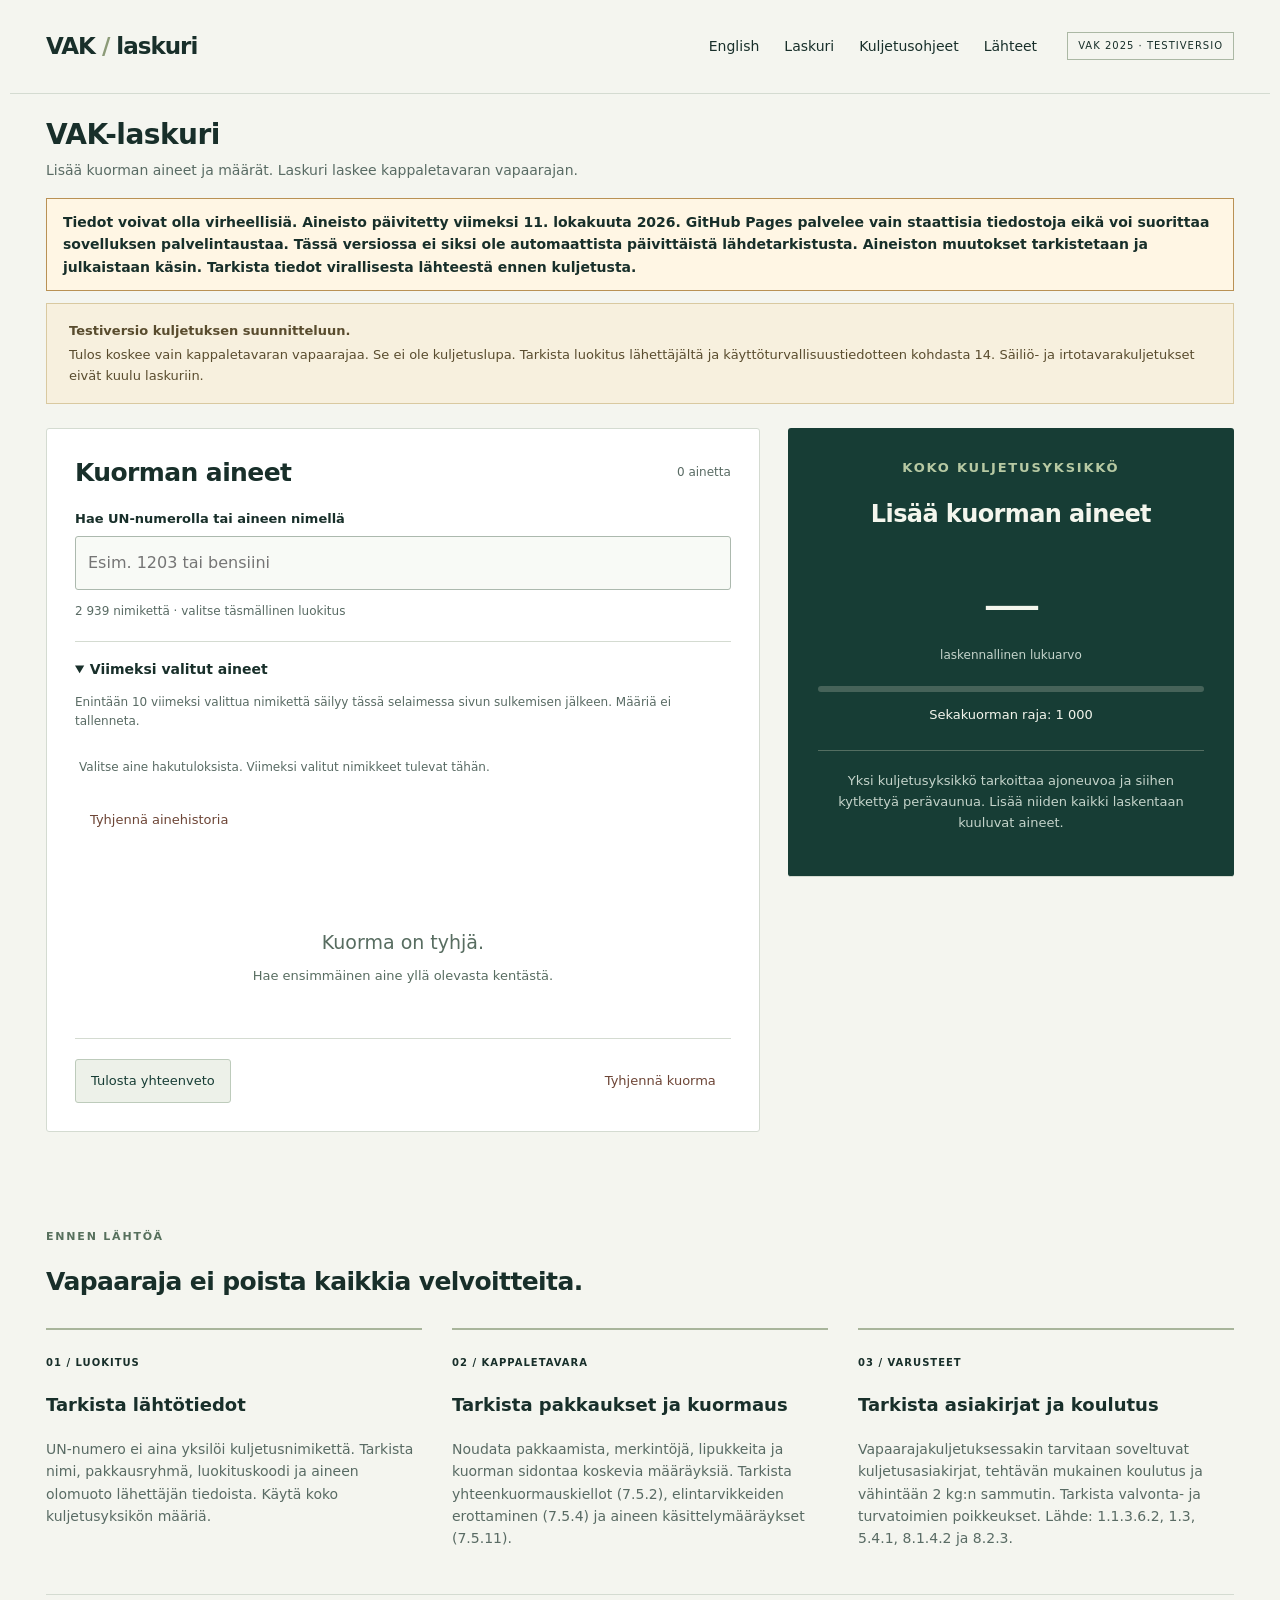
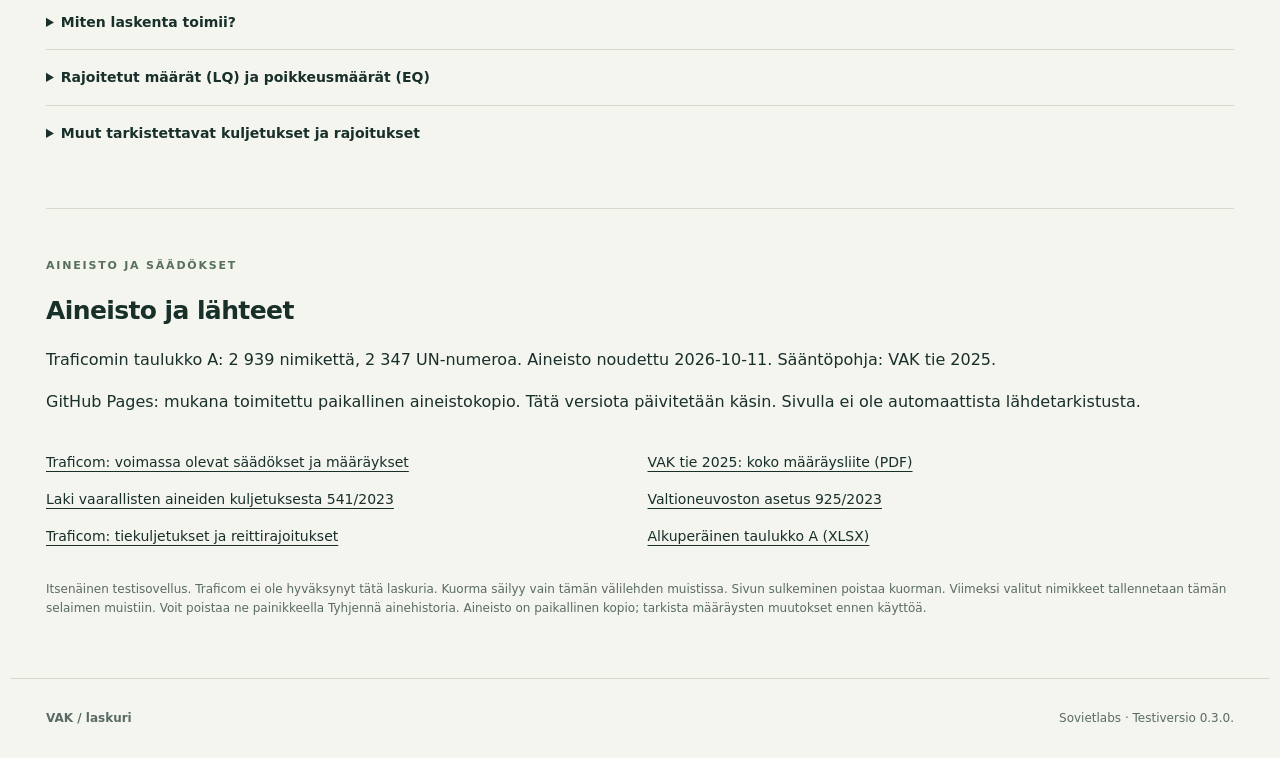
<file: docs/index.html>
<!doctype html><html lang="fi"><head><meta charset="utf-8"><meta name="referrer" content="no-referrer"><meta http-equiv="Content-Security-Policy" content="default-src 'self'; script-src 'self'; style-src 'self'; connect-src 'self'; img-src 'self'; object-src 'none'; base-uri 'none'; form-action 'none'"><meta name="viewport" content="width=device-width,initial-scale=1"><meta name="theme-color" content="#173d35"><meta name="description" content="VAK-laskuri Suomen tiekuljetusten vapaarajan tarkistamiseen. Traficomin VAK 2025 -aineisto."><title>VAK-laskuri | Kuorman vapaaraja</title><link rel="stylesheet" href="style.css"><link rel="manifest" href="manifest.webmanifest"><link rel="icon" href="icon.svg" type="image/svg+xml"><script type="module" src="app.mjs"></script></head><body>
<header><a class="brand" href="./">VAK<span> / </span>laskuri</a><nav aria-label="Päävalikko"><a href="en.html" lang="en" hreflang="en">English</a><a href="#calculator">Laskuri</a><a href="#guide">Kuljetusohjeet</a><a href="#sources">Lähteet</a></nav><span class="edition">VAK 2025 · TESTIVERSIO</span></header>
<main><noscript><p class="data-age">Laskuri tarvitsee JavaScriptin. Älä käytä puuttuvaa tulosta kuljetuspäätöksen perusteena.</p></noscript><section class="tool-intro"><h1>VAK-laskuri</h1><p>Lisää kuorman aineet ja määrät. Laskuri laskee kappaletavaran vapaarajan.</p></section>
<p id="data-age" class="data-age" role="status">Tiedot voivat olla virheellisiä. Aineisto päivitetty viimeksi 11.10.2026. GitHub Pages palvelee vain staattisia tiedostoja eikä voi suorittaa sovelluksen palvelintaustaa. Tässä versiossa ei siksi ole automaattista päivittäistä lähdetarkistusta. Aineiston muutokset tarkistetaan ja julkaistaan käsin. Tarkista tiedot virallisesta lähteestä ennen kuljetusta.</p><div class="notice"><strong>Testiversio kuljetuksen suunnitteluun.</strong> Tulos koskee vain kappaletavaran vapaarajaa. Se ei ole kuljetuslupa. Tarkista luokitus lähettäjältä ja käyttöturvallisuustiedotteen kohdasta 14. Säiliö- ja irtotavarakuljetukset eivät kuulu laskuriin.</div>
<section id="calculator" class="workspace"><div class="load"><div class="section-title"><h2>Kuorman aineet</h2><span id="count">0 ainetta</span></div><label for="search">Hae UN-numerolla tai aineen nimellä</label><input id="search" type="search" placeholder="Esim. 1203 tai bensiini" autocomplete="off" aria-describedby="search-info"><p id="search-info" class="muted">Aineistoa ladataan…</p><div id="matches" aria-live="polite"></div><details class="recent" open><summary>Viimeksi valitut aineet</summary><p id="recent-note" class="muted"></p><div id="recent-list"></div><button id="recent-clear" class="text-button" disabled>Tyhjennä ainehistoria</button></details><div id="entries"></div><p id="empty" class="empty">Kuorma on tyhjä.<br><span>Hae ensimmäinen aine yllä olevasta kentästä.</span></p><div class="actions"><button id="print" class="secondary">Tulosta yhteenveto</button><button id="clear" class="text-button">Tyhjennä kuorma</button></div></div>
<aside class="summary" aria-live="polite"><p class="eyebrow">KOKO KULJETUSYKSIKKÖ</p><h2 id="status">Lisää kuorman aineet</h2><div class="score"><strong id="points">—</strong><span>laskennallinen lukuarvo</span></div><div class="meter"><div id="bar"></div></div><p id="remaining">Sekakuorman raja: 1 000</p><div id="reasons"></div><div id="groups"></div><p class="summary-note">Yksi kuljetusyksikkö tarkoittaa ajoneuvoa ja siihen kytkettyä perävaunua. Lisää niiden kaikki laskentaan kuuluvat aineet.</p></aside></section>
<section id="guide"><p class="eyebrow">ENNEN LÄHTÖÄ</p><h2>Vapaaraja ei poista kaikkia velvoitteita.</h2><div class="guide-grid"><article><span class="step">01 / LUOKITUS</span><h3>Tarkista lähtötiedot</h3><p>UN-numero ei aina yksilöi kuljetusnimikettä. Tarkista nimi, pakkausryhmä, luokituskoodi ja aineen olomuoto lähettäjän tiedoista. Käytä koko kuljetusyksikön määriä.</p></article><article><span class="step">02 / KAPPALETAVARA</span><h3>Tarkista pakkaukset ja kuormaus</h3><p>Noudata pakkaamista, merkintöjä, lipukkeita ja kuorman sidontaa koskevia määräyksiä. Tarkista yhteenkuormauskiellot (7.5.2), elintarvikkeiden erottaminen (7.5.4) ja aineen käsittelymääräykset (7.5.11).</p></article><article><span class="step">03 / VARUSTEET</span><h3>Tarkista asiakirjat ja koulutus</h3><p>Vapaarajakuljetuksessakin tarvitaan soveltuvat kuljetusasiakirjat, tehtävän mukainen koulutus ja vähintään 2 kg:n sammutin. Tarkista valvonta- ja turvatoimien poikkeukset. Lähde: 1.1.3.6.2, 1.3, 5.4.1, 8.1.4.2 ja 8.2.3.</p></article></div>
<details><summary>Miten laskenta toimii?</summary><p>Kategoria 1: määrä × 50. Alaviitteen a aineet: määrä × 20 (UN 0081, 0082, 0084, 0241, 0331, 0332, 0482, 1005, 1017). Kategoria 2: määrä × 3. Kategoria 3: määrä × 1. Kategoria 4 ei lisää lukuarvoa. Kategorian 0 aine estää vapaarajan soveltamisen.</p><p>Yhden kategorian enimmäismäärät ovat 20, 50 (alaviite a), 333 ja 1 000. Eri kategorioiden sekakuorman lukuarvo saa olla enintään 1 000. Lukuarvo ei ole kilogrammojen ja litrojen summa. Laskenta: 1.1.3.6.3–1.1.3.6.4.</p></details>
<details><summary>Rajoitetut määrät (LQ) ja poikkeusmäärät (EQ)</summary><p>LQ (3.4) ja EQ (3.5) ovat erillisiä järjestelmiä. Taulukon LQ-arvo koskee sisäpakkausta. Se ei ole kuorman vapaaraja. Tämä laskuri ei hyväksy LQ- tai EQ-vapautusta automaattisesti. Varmista pakkaus, merkinnät, kollin massa ja kuljetuksen muut ehdot erikseen. Älä jätä aineita pois laskennasta ilman varmistettua vapautusperustetta.</p></details>
<details><summary>Muut tarkistettavat kuljetukset ja rajoitukset</summary><p>Tarkista erikseen tyhjät puhdistamattomat pakkaukset, jätteet, vahingoittuneet akut, lämpötilavalvonta, radioaktiiviset aineet, räjähteiden turvatoimet, paikalliskuljetukset ja linja-autokuljetukset. Laskuri ei tarkista aineiden yhteensopivuutta, tunnelireittiä eikä kansallisia reittirajoituksia.</p><p>Säiliö- ja irtotavarakuljetuksiin ei sovelleta tämän laskurin kappaletavaravapautusta. Meri-, lautta-, rautatie- ja ilmakuljetukset on arvioitava erikseen. Tarkista myös VAK-määräyksen liite C.</p></details></section>
<section id="sources"><p class="eyebrow">AINEISTO JA SÄÄDÖKSET</p><h2>Aineisto ja lähteet</h2><p id="dataset"></p><p id="source-check" role="status">Lähdetarkistuksen tilaa ladataan…</p><div class="source-links"><a href="https://traficom.fi/fi/liikennejarjestelma/vaarallisten-aineiden-kuljetus/vaarallisten-aineiden-kuljetusta-koskevia-saadoksia-ja-maarayksia">Traficom: voimassa olevat säädökset ja määräykset</a><a href="https://www.finlex.fi/api/media/authority-regulation/670160/media/M%C3%A4%C3%A4r%C3%A4ys%202025%20VAKtie%20liitteet.pdf?typeDiscriminator=traficom-transport-road">VAK tie 2025: koko määräysliite (PDF)</a><a href="https://www.finlex.fi/fi/lainsaadanto/2023/541">Laki vaarallisten aineiden kuljetuksesta 541/2023</a><a href="https://www.finlex.fi/fi/lainsaadanto/2023/925">Valtioneuvoston asetus 925/2023</a><a href="https://traficom.fi/fi/liikennejarjestelma/vaarallisten-aineiden-kuljetus/vaarallisten-aineiden-kuljetus-tiella">Traficom: tiekuljetukset ja reittirajoitukset</a><a id="table-source" href="#sources">Alkuperäinen taulukko A (XLSX)</a></div><p class="muted">Itsenäinen testisovellus. Traficom ei ole hyväksynyt tätä laskuria. Kuorma säilyy vain tämän välilehden muistissa. Sivun sulkeminen poistaa kuorman. Viimeksi valitut nimikkeet tallennetaan tämän selaimen muistiin. Voit poistaa ne painikkeella Tyhjennä ainehistoria. Aineisto on paikallinen kopio; tarkista määräysten muutokset ennen käyttöä.</p></section></main><footer><strong>VAK / laskuri</strong><span>Sovietlabs · Testiversio 0.3.0.</span></footer></body></html>
</file>
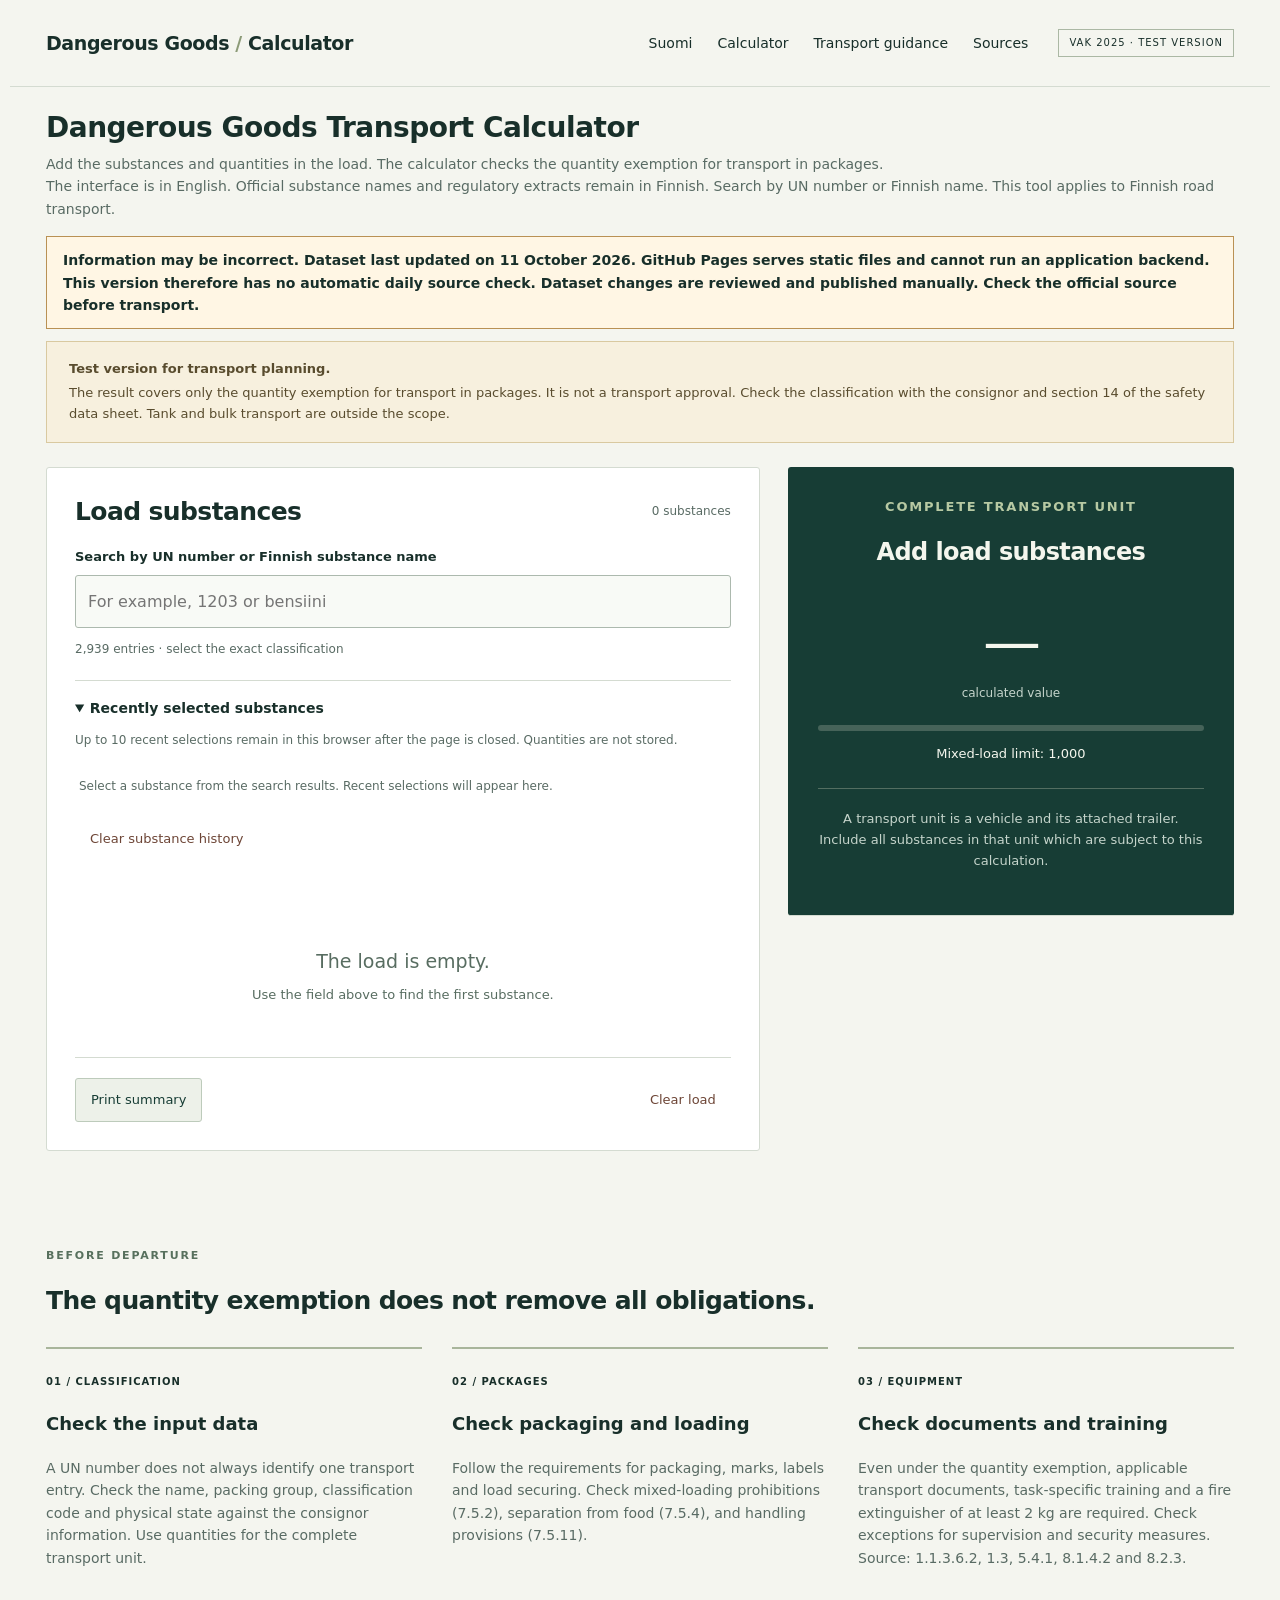
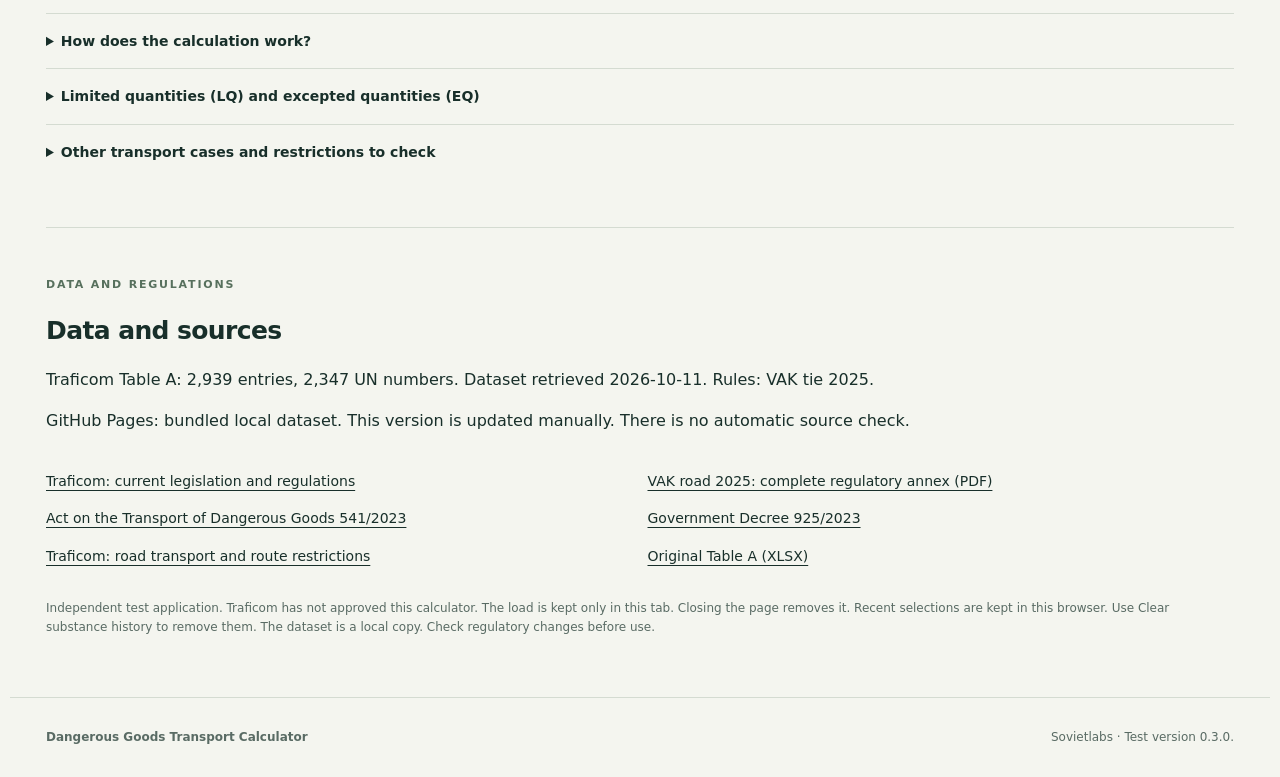
<file: docs/en.html>
<!doctype html><html lang="en"><head><meta charset="utf-8"><meta name="referrer" content="no-referrer"><meta http-equiv="Content-Security-Policy" content="default-src 'self'; script-src 'self'; style-src 'self'; connect-src 'self'; img-src 'self'; object-src 'none'; base-uri 'none'; form-action 'none'"><meta name="viewport" content="width=device-width,initial-scale=1"><meta name="theme-color" content="#173d35"><meta name="description" content="Dangerous goods quantity exemption calculator for Finnish road transport. Traficom VAK 2025 dataset."><title>Dangerous Goods Transport Calculator | Load quantity exemption</title><link rel="stylesheet" href="style.css"><link rel="manifest" href="manifest-en.webmanifest"><link rel="icon" href="icon.svg" type="image/svg+xml"><script type="module" src="app-en.mjs"></script></head><body>
<header><a class="brand" href="en.html">Dangerous Goods<span> / </span>Calculator</a><nav aria-label="Main navigation"><a href="./" lang="fi" hreflang="fi">Suomi</a><a href="#calculator">Calculator</a><a href="#guide">Transport guidance</a><a href="#sources">Sources</a></nav><span class="edition">VAK 2025 · TEST VERSION</span></header>
<main><noscript><p class="data-age">The calculator requires JavaScript. Do not make a transport decision if the result is missing.</p></noscript><section class="tool-intro"><h1>Dangerous Goods Transport Calculator</h1><p>Add the substances and quantities in the load. The calculator checks the quantity exemption for transport in packages.</p><p class="muted">The interface is in English. Official substance names and regulatory extracts remain in Finnish. Search by UN number or Finnish name. This tool applies to Finnish road transport.</p></section>
<p id="data-age" class="data-age" role="status">Information may be incorrect. Dataset last updated on 11 October 2026. GitHub Pages serves static files and cannot run an application backend. This version therefore has no automatic daily source check. Dataset changes are reviewed and published manually. Check the official source before transport.</p><div class="notice"><strong>Test version for transport planning.</strong> The result covers only the quantity exemption for transport in packages. It is not a transport approval. Check the classification with the consignor and section 14 of the safety data sheet. Tank and bulk transport are outside the scope.</div>
<section id="calculator" class="workspace"><div class="load"><div class="section-title"><h2>Load substances</h2><span id="count">0 substances</span></div><label for="search">Search by UN number or Finnish substance name</label><input id="search" type="search" placeholder="For example, 1203 or bensiini" autocomplete="off" aria-describedby="search-info"><p id="search-info" class="muted">Loading data…</p><div id="matches" aria-live="polite"></div><details class="recent" open><summary>Recently selected substances</summary><p id="recent-note" class="muted"></p><div id="recent-list"></div><button id="recent-clear" class="text-button" disabled>Clear substance history</button></details><div id="entries"></div><p id="empty" class="empty">The load is empty.<br><span>Use the field above to find the first substance.</span></p><div class="actions"><button id="print" class="secondary">Print summary</button><button id="clear" class="text-button">Clear load</button></div></div>
<aside class="summary" aria-live="polite"><p class="eyebrow">COMPLETE TRANSPORT UNIT</p><h2 id="status">Add load substances</h2><div class="score"><strong id="points">—</strong><span>calculated value</span></div><div class="meter"><div id="bar"></div></div><p id="remaining">Mixed-load limit: 1,000</p><div id="reasons"></div><div id="groups"></div><p class="summary-note">A transport unit is a vehicle and its attached trailer. Include all substances in that unit which are subject to this calculation.</p></aside></section>
<section id="guide"><p class="eyebrow">BEFORE DEPARTURE</p><h2>The quantity exemption does not remove all obligations.</h2><div class="guide-grid"><article><span class="step">01 / CLASSIFICATION</span><h3>Check the input data</h3><p>A UN number does not always identify one transport entry. Check the name, packing group, classification code and physical state against the consignor information. Use quantities for the complete transport unit.</p></article><article><span class="step">02 / PACKAGES</span><h3>Check packaging and loading</h3><p>Follow the requirements for packaging, marks, labels and load securing. Check mixed-loading prohibitions (7.5.2), separation from food (7.5.4), and handling provisions (7.5.11).</p></article><article><span class="step">03 / EQUIPMENT</span><h3>Check documents and training</h3><p>Even under the quantity exemption, applicable transport documents, task-specific training and a fire extinguisher of at least 2 kg are required. Check exceptions for supervision and security measures. Source: 1.1.3.6.2, 1.3, 5.4.1, 8.1.4.2 and 8.2.3.</p></article></div>
<details><summary>How does the calculation work?</summary><p>Category 1: quantity × 50. Footnote a substances: quantity × 20 (UN 0081, 0082, 0084, 0241, 0331, 0332, 0482, 1005, 1017). Category 2: quantity × 3. Category 3: quantity × 1. Category 4 adds zero. A category 0 substance prevents use of the quantity exemption.</p><p>Single-category limits are 20, 50 (footnote a), 333 and 1,000. The calculated value for a mixed load must not exceed 1,000. The value is not a sum of kilograms and litres. Calculation: 1.1.3.6.3–1.1.3.6.4.</p></details>
<details><summary>Limited quantities (LQ) and excepted quantities (EQ)</summary><p>LQ (3.4) and EQ (3.5) are separate schemes. The table LQ value applies to the inner packaging. It is not the load quantity exemption. This calculator does not approve LQ or EQ exemptions automatically. Check packaging, marks, package mass and other transport conditions separately. Do not omit substances without a confirmed exemption.</p></details>
<details><summary>Other transport cases and restrictions to check</summary><p>Check empty uncleaned packaging, waste, damaged batteries, temperature control, radioactive material, explosives security measures, local transport and bus transport separately. The calculator does not check substance compatibility, tunnel routes or national route restrictions.</p><p>The package exemption calculated here does not apply to tank or bulk transport. Assess sea, ferry, rail and air transport separately. Also check Annex C of the VAK regulation.</p></details></section>
<section id="sources"><p class="eyebrow">DATA AND REGULATIONS</p><h2>Data and sources</h2><p id="dataset"></p><p id="source-check" role="status">Loading source status…</p><div class="source-links"><a href="https://traficom.fi/fi/liikennejarjestelma/vaarallisten-aineiden-kuljetus/vaarallisten-aineiden-kuljetusta-koskevia-saadoksia-ja-maarayksia">Traficom: current legislation and regulations</a><a href="https://www.finlex.fi/api/media/authority-regulation/670160/media/M%C3%A4%C3%A4r%C3%A4ys%202025%20VAKtie%20liitteet.pdf?typeDiscriminator=traficom-transport-road">VAK road 2025: complete regulatory annex (PDF)</a><a href="https://www.finlex.fi/fi/lainsaadanto/2023/541">Act on the Transport of Dangerous Goods 541/2023</a><a href="https://www.finlex.fi/fi/lainsaadanto/2023/925">Government Decree 925/2023</a><a href="https://traficom.fi/fi/liikennejarjestelma/vaarallisten-aineiden-kuljetus/vaarallisten-aineiden-kuljetus-tiella">Traficom: road transport and route restrictions</a><a id="table-source" href="#sources">Original Table A (XLSX)</a></div><p class="muted">Independent test application. Traficom has not approved this calculator. The load is kept only in this tab. Closing the page removes it. Recent selections are kept in this browser. Use Clear substance history to remove them. The dataset is a local copy. Check regulatory changes before use.</p></section></main><footer><strong>Dangerous Goods Transport Calculator</strong><span>Sovietlabs · Test version 0.3.0.</span></footer></body></html>
</file>
<file: docs/style.css>
:root{font-family:system-ui,-apple-system,BlinkMacSystemFont,'Segoe UI',sans-serif;color:#182f2a;background:#f4f5ef;line-height:1.6;--green:#173d35;--muted:#596b64;--line:#d4dbd1}*{box-sizing:border-box}html{scroll-behavior:smooth;scroll-padding-top:25px}body{margin:0}header,main,footer{max-width:1260px;margin:auto}header{padding:28px 36px;display:flex;align-items:center;gap:30px;border-bottom:1px solid var(--line)}a{color:inherit;text-underline-offset:4px}.brand{text-decoration:none;font-size:23px;font-weight:750;letter-spacing:-1px}.brand span{color:#8c9b78}nav{display:flex;gap:25px;margin-left:auto;font-size:14px}nav a{text-decoration:none}.edition{font-size:10px;letter-spacing:1px;border:1px solid #abb8a4;padding:5px 10px}main{padding:0 36px}section{padding:48px 0}.intro{display:flex;justify-content:space-between;align-items:center;padding:62px 0 38px}.eyebrow{font-size:11px;letter-spacing:1.8px;font-weight:700;color:#57705d;margin:0 0 18px}h1{font-size:clamp(38px,5.5vw,67px);line-height:1.09;letter-spacing:-3px;margin:0 0 25px;font-weight:650}.lead{max-width:570px;color:var(--muted);font-size:18px}.intro-note{width:230px;border-left:1px solid #aebba7;padding-left:35px;color:#50664e}.number{font-size:60px;font-weight:250;line-height:1}.notice{border:1px solid #d9c9a0;background:#f7f0de;padding:17px 22px;font-size:13px;color:#594c2e}.notice strong{display:block;margin-bottom:3px}.workspace{display:grid;grid-template-columns:minmax(0,1.6fr) minmax(300px,1fr);gap:28px;align-items:start}.load{background:white;border:1px solid var(--line);padding:28px;border-radius:3px}.section-title{display:flex;justify-content:space-between;align-items:center;margin-bottom:20px}.section-title h2{margin:0}.section-title span{font-size:12px;color:var(--muted)}h2{font-size:25px;line-height:1.25;letter-spacing:-.6px}label{display:block;font-size:13px;font-weight:650;margin-bottom:7px}input,select{width:100%;padding:13px 12px;border:1px solid #acb9ae;border-radius:3px;font:inherit;background:#fff;color:#182f2a}input:focus,select:focus,button:focus-visible,a:focus-visible,summary:focus-visible{outline:3px solid #e2b84d;outline-offset:3px}input[type=search]{background:#f8faf6}.muted{color:var(--muted);font-size:12px}.empty{padding:50px 10px;text-align:center;color:#586d61;font-size:19px;border-bottom:1px solid var(--line)}.empty span{font-size:13px}button{cursor:pointer;font:inherit;border-radius:3px;border:0;background:var(--green);color:white;padding:10px 15px;font-size:13px;min-height:44px}button:hover{filter:brightness(1.1)}.secondary{background:#edf1e9;color:var(--green);border:1px solid #bdcbbb}.text-button{background:none;color:#6d4536}.actions{display:flex;justify-content:space-between;gap:10px;margin-top:20px}.summary{background:var(--green);color:#f4f6ed;padding:30px;border-radius:3px;position:sticky;top:24px}.summary .eyebrow{color:#b7c9a3}.summary h2{font-size:24px}.score{padding:24px 0 19px}.score strong{font-size:58px;letter-spacing:-2px;font-weight:500;display:block;line-height:1.1;overflow-wrap:anywhere}.score span{font-size:12px;color:#c5d4cb}.meter{height:6px;background:#466359;border-radius:5px;overflow:hidden}.meter div{height:100%;width:0;background:#c6db81}.summary p{font-size:13px}.summary-note{border-top:1px solid #536e61;padding-top:20px;color:#c5d4cb;margin-top:24px}.summary.exceeded{background:#6b3029}.summary.invalid{background:#594e30}.result{display:block;width:100%;text-align:left;background:#f3f6ef;color:#193b30;margin:7px 0;padding:12px 14px;border:1px solid var(--line)}.result small{display:block;color:var(--muted)}.entry{border-top:1px solid var(--line);padding:22px 0}.entry-head{display:flex;gap:12px;align-items:start}.entry-head h3{font-size:15px;margin:0;flex:1;line-height:1.5}.remove{background:none;color:#75493c;padding:0 8px;font-size:12px}.badge{display:inline-block;font-size:10px;letter-spacing:.6px;border:1px solid #b7c6b0;padding:3px 6px;margin:6px 5px 12px 0}.quantity{display:grid;grid-template-columns:1fr 1.5fr;gap:12px}.row-error{color:#a4291c;font-size:13px}.guide-grid{display:grid;grid-template-columns:repeat(3,1fr);gap:30px;margin:30px 0}.guide-grid article{border-top:2px solid #a8b59b;padding-top:18px}.guide-grid p{font-size:14px;color:var(--muted)}.step{font-size:10px;letter-spacing:1px;font-weight:700}h3{font-size:18px}details{border-top:1px solid var(--line);padding:16px 0;font-size:14px}summary{cursor:pointer;font-weight:600}dl{display:grid;grid-template-columns:1fr 1.3fr;font-size:12px;gap:9px;margin:15px 0}dt{color:var(--muted)}dd{margin:0;overflow-wrap:anywhere}.source-links{display:grid;grid-template-columns:1fr 1fr;gap:15px;padding:20px 0;font-size:14px}#sources{border-top:1px solid var(--line)}footer{padding:30px 36px;border-top:1px solid var(--line);display:flex;justify-content:space-between;font-size:12px;color:var(--muted)}.category-row{border-top:1px solid #587365;padding:10px 0;font-size:12px}.rule-links{display:flex;flex-wrap:wrap;gap:8px;font-size:12px}.timestamp{font-size:12px}@media(max-width:760px){header{padding:20px;flex-wrap:wrap;gap:15px}nav{gap:16px;font-size:12px}.edition{display:none}main{padding:0 20px}.intro{padding:38px 0 20px}.intro-note{display:none}h1{letter-spacing:-1.5px}.lead{font-size:16px}.workspace{grid-template-columns:1fr;gap:18px;padding:25px 0}.load,.summary{padding:20px}.summary{position:static}.guide-grid,.source-links{grid-template-columns:1fr}.guide-grid{gap:20px}section{padding:30px 0}.quantity{grid-template-columns:1fr}.score strong{font-size:46px}footer{padding:25px 20px;gap:20px}}@media print{header nav,.edition,#search,#search-info,#matches,.actions,.remove,.notice,.intro-note,#guide{display:none}body{background:white;color:black}main{padding:0}.intro{padding:15px 0}h1{font-size:30px}.workspace{display:block;padding:15px 0}.summary{position:static;color:black;background:white!important;border:1px solid #aaa;margin-top:20px}.summary *{color:black!important}.load{padding:10px;border:0}.entry{break-inside:avoid}input,select{border:0;padding:0;appearance:none}.meter{display:none}#sources{padding:10px 0}.source-links{font-size:10px}footer{padding:10px}section{padding:15px 0}}
.recent{margin:20px 0 4px}.recent .result{font-size:12px}.recent .result small{font-size:11px}.recent #recent-list{max-height:310px;overflow-y:auto;padding:3px 4px}.recent #recent-clear{margin-top:6px}@media print{.recent{display:none}}

.tool-intro{padding:24px 0 16px}.tool-intro h1{font-size:28px;line-height:1.2;letter-spacing:-.5px;margin:0 0 8px}.tool-intro p{font-size:14px;color:var(--muted);margin:0}.workspace{padding-top:24px}@media(max-width:900px){header{flex-wrap:wrap;gap:12px}header nav{flex-wrap:wrap;gap:12px;margin-left:0}.edition{display:none}}
.data-age{padding:12px 16px;margin:0 0 12px;border:1px solid #b99154;background:#fff6e4;font-size:14px;font-weight:600}.report-button{background:transparent;color:#65432f;text-decoration:underline;padding:7px 2px;font-size:12px}.search-result{border-bottom:1px solid var(--line);padding-bottom:6px}.search-result .result{margin-bottom:0}.report-dialog{width:min(560px,calc(100% - 32px));max-height:90vh;overflow:auto;border:1px solid var(--line);border-radius:5px;padding:24px;color:var(--green)}.report-dialog::backdrop{background:#14251f99}.report-dialog textarea{width:100%;padding:12px;font:inherit;resize:vertical;border:1px solid #acb9ae}.report-dialog label{margin-top:16px}.report-dialog button:disabled{opacity:.55;cursor:default}@media print{.report-button,.report-dialog{display:none}}

html[lang="en"] .brand{font-size:19px;letter-spacing:-.4px}html[lang="en"] header{flex-wrap:wrap}
</file>
